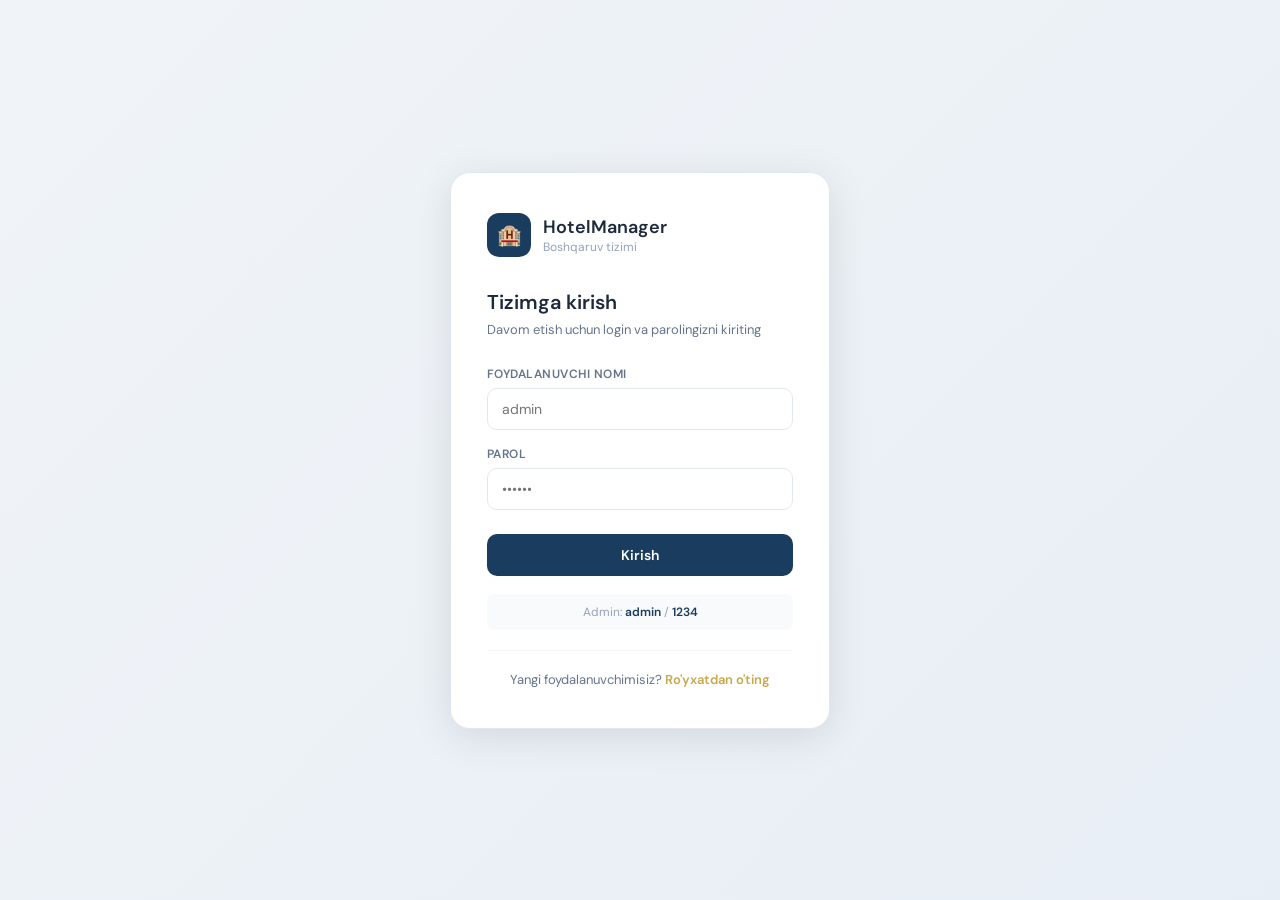
<file: templates/login.html>
<!DOCTYPE html>
<html lang="uz">
<head>
<meta charset="UTF-8">
<meta name="viewport" content="width=device-width, initial-scale=1.0">
<title>Hotel Manager — Kirish</title>
<link href="https://fonts.googleapis.com/css2?family=DM+Sans:wght@400;500;600&display=swap" rel="stylesheet">
<style>
  * { box-sizing: border-box; margin: 0; padding: 0; }
  body {
    font-family: 'DM Sans', sans-serif;
    background: linear-gradient(135deg, #f0f4f8 0%, #e8eef5 100%);
    display: flex; align-items: center; justify-content: center; min-height: 100vh;
  }
  .login-box {
    background: #fff; border-radius: 20px; border: 1px solid #e2e8f0;
    padding: 40px 36px; width: 380px;
    box-shadow: 0 8px 40px rgba(0,0,0,0.1);
  }
  .logo { display: flex; align-items: center; gap: 12px; margin-bottom: 32px; }
  .logo-icon {
    width: 44px; height: 44px; background: #1a3c5e; border-radius: 12px;
    display: flex; align-items: center; justify-content: center; font-size: 20px;
  }
  .logo-text { font-size: 18px; font-weight: 600; color: #1e293b; }
  .logo-sub { font-size: 12px; color: #94a3b8; }
  h2 { font-size: 20px; font-weight: 600; color: #1e293b; margin-bottom: 6px; }
  .subtitle { font-size: 13px; color: #64748b; margin-bottom: 28px; }
  .form-group { margin-bottom: 16px; }
  label { display: block; font-size: 12px; font-weight: 600; color: #64748b; text-transform: uppercase; letter-spacing: 0.04em; margin-bottom: 6px; }
  input {
    width: 100%; padding: 11px 14px; border: 1px solid #e2e8f0; border-radius: 10px;
    font-family: inherit; font-size: 14px; color: #1e293b; outline: none; transition: border-color 0.15s;
  }
  input:focus { border-color: #1a3c5e; }
  .error-msg { background: #fee2e2; color: #dc2626; font-size: 13px; padding: 10px 14px; border-radius: 8px; margin-bottom: 16px; display: none; }
  button {
    width: 100%; padding: 12px; background: #1a3c5e; color: #fff;
    border: none; border-radius: 10px; font-family: inherit; font-size: 14px; font-weight: 600;
    cursor: pointer; margin-top: 8px; transition: background 0.15s;
  }
  button:hover { background: #12293f; }
  .hint { margin-top: 18px; text-align: center; font-size: 12px; color: #94a3b8; background: #f8fafc; padding: 10px; border-radius: 8px; }
  .hint span { color: #1a3c5e; font-weight: 600; }
  .divider { border: none; border-top: 1px solid #f1f5f9; margin: 20px 0; }
  .register-link { text-align: center; font-size: 13px; color: #64748b; }
  .register-link a { color: #c9a84c; font-weight: 600; text-decoration: none; }
  .register-link a:hover { text-decoration: underline; }
</style>
</head>
<body>
<div class="login-box">
  <div class="logo">
    <div class="logo-icon">🏨</div>
    <div>
      <div class="logo-text">HotelManager</div>
      <div class="logo-sub">Boshqaruv tizimi</div>
    </div>
  </div>

  <h2>Tizimga kirish</h2>
  <p class="subtitle">Davom etish uchun login va parolingizni kiriting</p>

  <div class="error-msg" id="error-msg"></div>

  <div class="form-group">
    <label>Foydalanuvchi nomi</label>
    <input type="text" id="username" placeholder="admin" autocomplete="username">
  </div>
  <div class="form-group">
    <label>Parol</label>
    <input type="password" id="password" placeholder="••••••" autocomplete="current-password">
  </div>

  <button onclick="doLogin()" id="login-btn">Kirish</button>

  <div class="hint">
    Admin: <span>admin</span> / <span>1234</span>
  </div>

  <hr class="divider">

  <div class="register-link">
    Yangi foydalanuvchimisiz? <a href="/register">Ro'yxatdan o'ting</a>
  </div>
</div>

<script>
document.addEventListener('keydown', e => { if(e.key==='Enter') doLogin(); });

async function doLogin() {
  const username = document.getElementById('username').value.trim();
  const password = document.getElementById('password').value.trim();
  const errEl = document.getElementById('error-msg');
  const btn = document.getElementById('login-btn');

  errEl.style.display = 'none';

  if (!username || !password) {
    errEl.textContent = 'Login va parolni kiriting!';
    errEl.style.display = 'block';
    return;
  }

  btn.textContent = 'Kirilmoqda...';
  btn.disabled = true;

  const res = await fetch('/api/login', {
    method: 'POST',
    headers: { 'Content-Type': 'application/json' },
    body: JSON.stringify({ username, password })
  });
  const data = await res.json();

  if (data.success) {
    window.location.href = '/';
  } else {
    errEl.textContent = data.message;
    errEl.style.display = 'block';
    btn.textContent = 'Kirish';
    btn.disabled = false;
  }
}
</script>
</body>
</html>
</file>
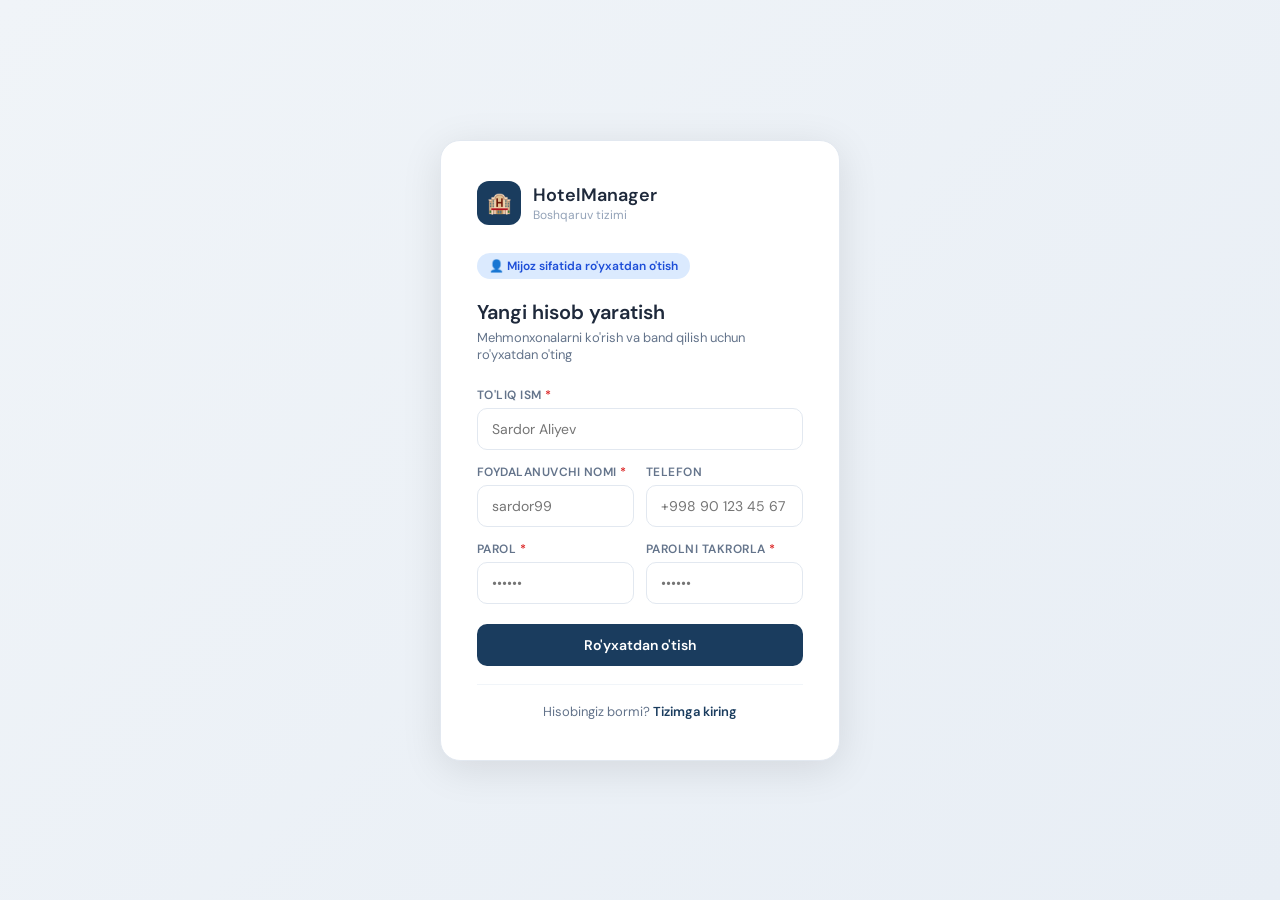
<file: templates/register.html>
<!DOCTYPE html>
<html lang="uz">
<head>
<meta charset="UTF-8">
<meta name="viewport" content="width=device-width, initial-scale=1.0">
<title>Hotel Manager — Ro'yxatdan o'tish</title>
<link href="https://fonts.googleapis.com/css2?family=DM+Sans:wght@400;500;600&display=swap" rel="stylesheet">
<style>
  * { box-sizing: border-box; margin: 0; padding: 0; }
  body {
    font-family: 'DM Sans', sans-serif;
    background: linear-gradient(135deg, #f0f4f8 0%, #e8eef5 100%);
    display: flex;
    align-items: center;
    justify-content: center;
    min-height: 100vh;
  }
  .box {
    background: #fff;
    border-radius: 20px;
    border: 1px solid #e2e8f0;
    padding: 40px 36px;
    width: 400px;
    box-shadow: 0 8px 40px rgba(0,0,0,0.1);
  }
  .logo {
    display: flex;
    align-items: center;
    gap: 12px;
    margin-bottom: 28px;
  }
  .logo-icon {
    width: 44px; height: 44px;
    background: #1a3c5e;
    border-radius: 12px;
    display: flex; align-items: center; justify-content: center;
    font-size: 20px;
  }
  .logo-text { font-size: 18px; font-weight: 600; color: #1e293b; }
  .logo-sub { font-size: 12px; color: #94a3b8; }
  h2 { font-size: 20px; font-weight: 600; color: #1e293b; margin-bottom: 4px; }
  .sub { font-size: 13px; color: #64748b; margin-bottom: 24px; }
  .form-group { margin-bottom: 14px; }
  label { display: block; font-size: 12px; font-weight: 600; color: #64748b; text-transform: uppercase; letter-spacing: 0.04em; margin-bottom: 5px; }
  label span { color: #dc2626; }
  input {
    width: 100%; padding: 11px 14px;
    border: 1px solid #e2e8f0;
    border-radius: 10px;
    font-family: inherit; font-size: 14px; color: #1e293b;
    outline: none; transition: border-color 0.15s;
  }
  input:focus { border-color: #1a3c5e; }
  .row { display: grid; grid-template-columns: 1fr 1fr; gap: 12px; }
  .msg {
    font-size: 13px; padding: 10px 14px; border-radius: 8px; margin-bottom: 14px; display: none;
  }
  .msg.error { background: #fee2e2; color: #dc2626; }
  .msg.success { background: #dcfce7; color: #16a34a; }
  button.submit {
    width: 100%; padding: 12px;
    background: #1a3c5e; color: #fff;
    border: none; border-radius: 10px;
    font-family: inherit; font-size: 14px; font-weight: 600;
    cursor: pointer; margin-top: 6px; transition: background 0.15s;
  }
  button.submit:hover { background: #12293f; }
  button.submit:disabled { opacity: 0.6; cursor: default; }
  .login-link {
    margin-top: 18px; text-align: center; font-size: 13px; color: #64748b;
  }
  .login-link a { color: #1a3c5e; font-weight: 600; text-decoration: none; }
  .login-link a:hover { text-decoration: underline; }
  .divider { border: none; border-top: 1px solid #f1f5f9; margin: 18px 0; }
  .role-badge {
    display: inline-flex; align-items: center; gap: 6px;
    background: #dbeafe; color: #1d4ed8;
    font-size: 12px; font-weight: 600;
    padding: 5px 12px; border-radius: 20px;
    margin-bottom: 20px;
  }
</style>
</head>
<body>
<div class="box">
  <div class="logo">
    <div class="logo-icon">🏨</div>
    <div>
      <div class="logo-text">HotelManager</div>
      <div class="logo-sub">Boshqaruv tizimi</div>
    </div>
  </div>

  <div class="role-badge">👤 Mijoz sifatida ro'yxatdan o'tish</div>

  <h2>Yangi hisob yaratish</h2>
  <p class="sub">Mehmonxonalarni ko'rish va band qilish uchun ro'yxatdan o'ting</p>

  <div class="msg" id="msg"></div>

  <div class="form-group">
    <label>To'liq ism <span>*</span></label>
    <input type="text" id="full_name" placeholder="Sardor Aliyev">
  </div>
  <div class="row">
    <div class="form-group">
      <label>Foydalanuvchi nomi <span>*</span></label>
      <input type="text" id="username" placeholder="sardor99">
    </div>
    <div class="form-group">
      <label>Telefon</label>
      <input type="text" id="phone" placeholder="+998 90 123 45 67">
    </div>
  </div>
  <div class="row">
    <div class="form-group">
      <label>Parol <span>*</span></label>
      <input type="password" id="password" placeholder="••••••">
    </div>
    <div class="form-group">
      <label>Parolni takrorla <span>*</span></label>
      <input type="password" id="password2" placeholder="••••••">
    </div>
  </div>

  <button class="submit" id="reg-btn" onclick="doRegister()">Ro'yxatdan o'tish</button>

  <hr class="divider">

  <div class="login-link">
    Hisobingiz bormi? <a href="/login">Tizimga kiring</a>
  </div>
</div>

<script>
document.addEventListener('keydown', e => { if(e.key==='Enter') doRegister(); });

async function doRegister() {
  const full_name = document.getElementById('full_name').value.trim();
  const username = document.getElementById('username').value.trim();
  const phone = document.getElementById('phone').value.trim();
  const password = document.getElementById('password').value.trim();
  const password2 = document.getElementById('password2').value.trim();
  const msgEl = document.getElementById('msg');
  const btn = document.getElementById('reg-btn');

  msgEl.style.display = 'none';

  if (!full_name || !username || !password) {
    showMsg('Majburiy maydonlarni to\'ldiring!', 'error'); return;
  }
  if (password !== password2) {
    showMsg('Parollar mos kelmadi!', 'error'); return;
  }
  if (password.length < 4) {
    showMsg('Parol kamida 4 ta belgidan iborat bo\'lishi kerak!', 'error'); return;
  }

  btn.textContent = 'Yuklanmoqda...';
  btn.disabled = true;

  const res = await fetch('/api/register', {
    method: 'POST',
    headers: { 'Content-Type': 'application/json' },
    body: JSON.stringify({ full_name, username, phone, password })
  });
  const data = await res.json();

  if (data.success) {
    showMsg('✅ ' + data.message + ' Kiring sahifasiga yo\'naltirilmoqda...', 'success');
    setTimeout(() => window.location.href = '/login', 1800);
  } else {
    showMsg(data.message, 'error');
    btn.textContent = 'Ro\'yxatdan o\'tish';
    btn.disabled = false;
  }
}

function showMsg(text, type) {
  const el = document.getElementById('msg');
  el.textContent = text;
  el.className = 'msg ' + type;
  el.style.display = 'block';
}
</script>
</body>
</html>
</file>
